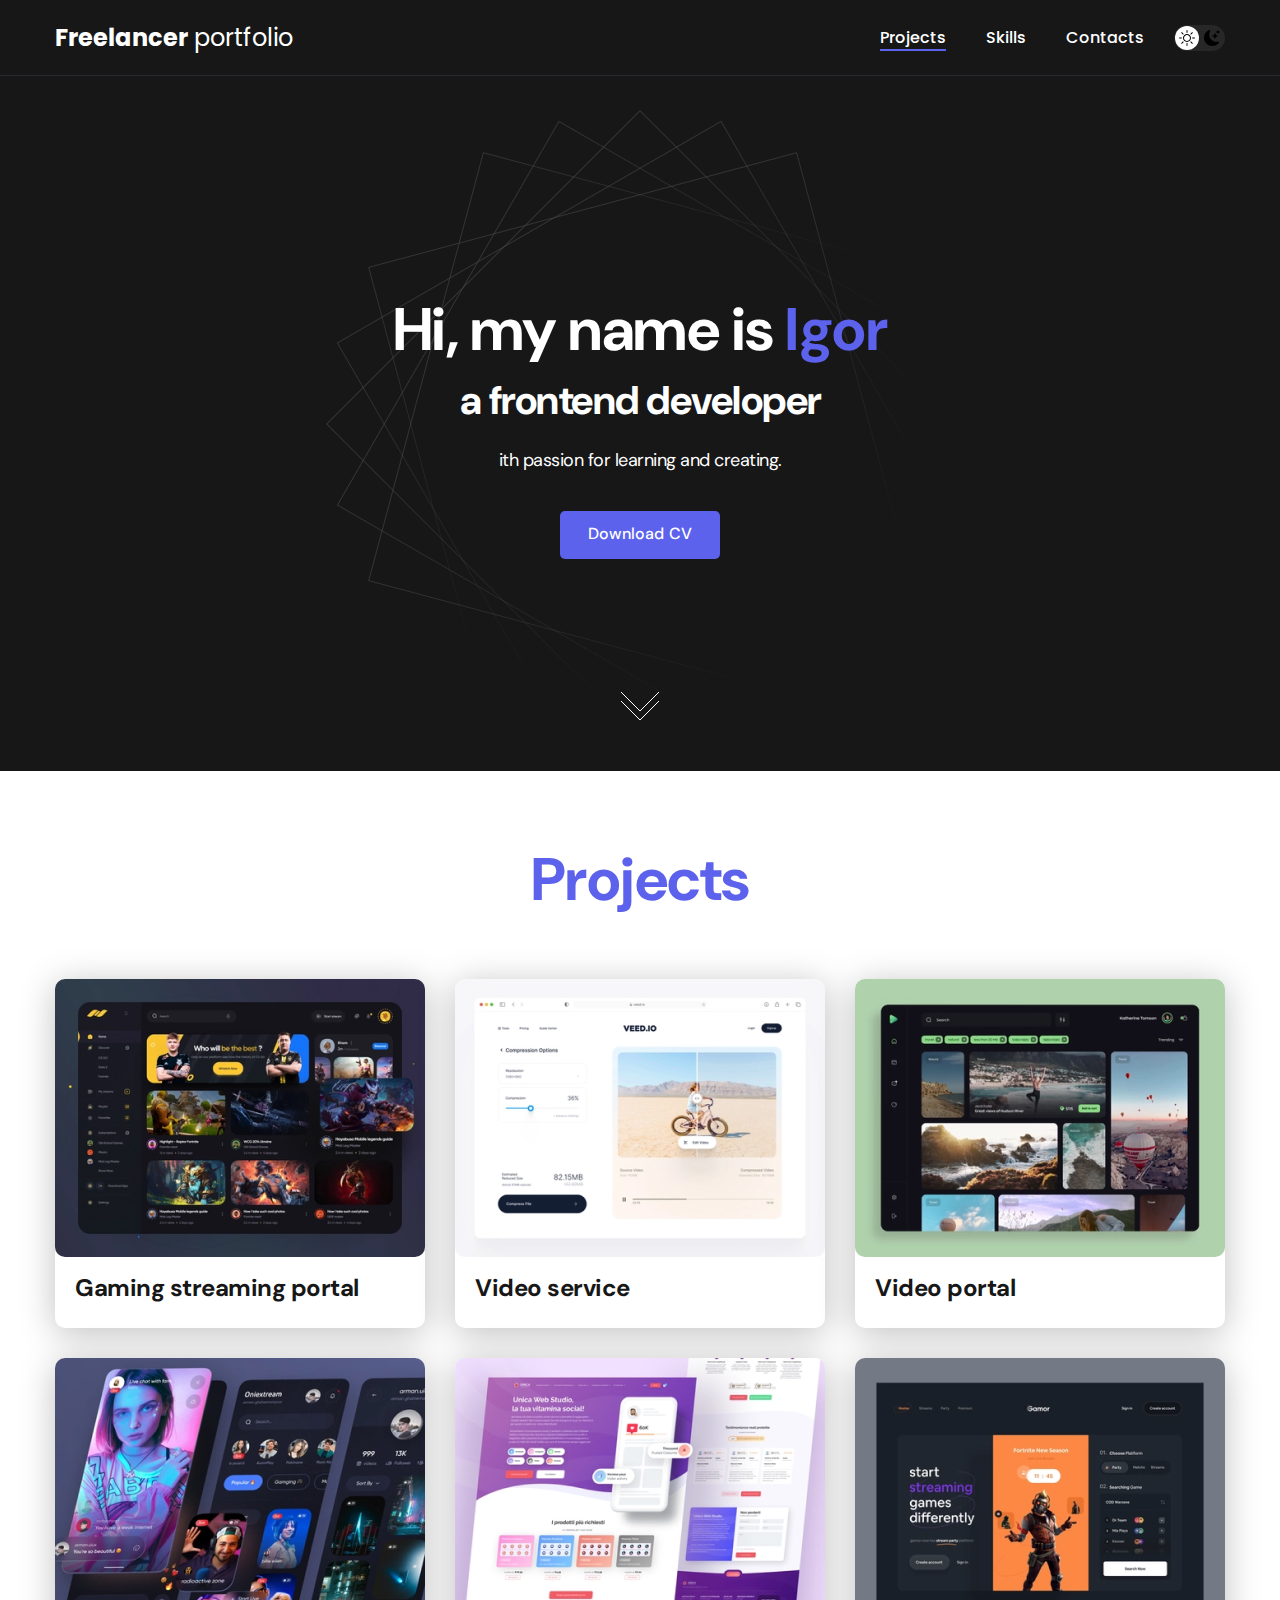
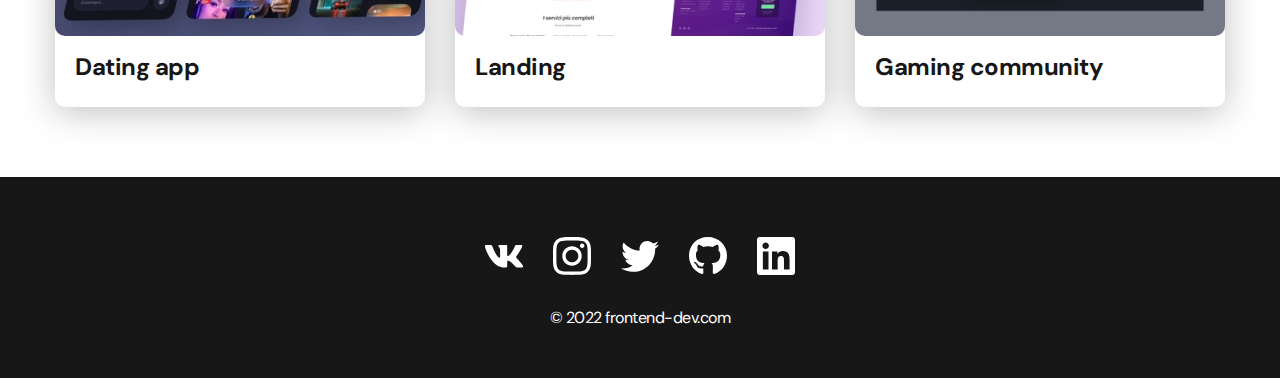
<file: index.html>
<!DOCTYPE html>
<html lang="en">
  <head>
    <meta charset="UTF-8" />
    <meta http-equiv="X-UA-Compatible" content="IE=edge" />
    <meta name="viewport" content="width=device-width, initial-scale=1.0" />
    <title>Freelancer portfolio</title>
    <link rel="stylesheet" href="./css/main.css" />
  </head>
  <body>
    <nav class="nav">
      <div class="container">
        <div class="nav-row">
          <a class="logo" href="./index.html">
            <strong>Freelancer</strong> portfolio
          </a>

          <button class="dark-mode-btn">
            <img
              class="dark-mode-btn__icon"
              src="./img/icons/sun.svg"
              alt="Light mode"
            />
            <img
              class="dark-mode-btn__icon"
              src="./img/icons/moon.svg"
              alt="Dark mode"
            />
          </button>
          <ul class="nav-list">
            <li class="nav-list__item">
              <a
                href="./index.html"
                class="nav-list__link nav-list__link--active"
                >Projects
              </a>
            </li>
            <li class="nav-list__item">
              <a href="./skills.html" class="nav-list__link">Skills</a>
            </li>
            <li class="nav-list__item">
              <a href="./contacts.html" class="nav-list__link">Contacts</a>
            </li>
          </ul>
        </div>
      </div>
    </nav>

    <header class="header">
      <div class="header__wrapper">
        <h1 class="header__title">
          <strong>Hi, my name is <em>Igor</em></strong> <br />a frontend
          developer
        </h1>
        <div class="header__text">
          <p>ith passion for learning and creating.</p>
        </div>
        <a class="btn" href="#!">Download CV</a>
      </div>
      <a class="header__arrows" href="#main">
        <img src="./img/icons/arrow-down.svg" alt="Scroll down" />
      </a>
    </header>

    <main class="section" id="main">
      <div class="container">
        <h2 class="section-title">Projects</h2>
        <ul class="projects">
          <li class="project">
            <a href="./project-page-1.html">
              <img
                class="project__img"
                src="./img/projects/01.jpg"
                alt="Project img"
              />
              <h3 class="project__title">Gaming streaming portal</h3>
            </a>
          </li>
          <li class="project">
            <a href="./project-page-2.html">
              <img
                class="project__img"
                src="./img/projects/02.jpg"
                alt="Project img"
              />
              <h3 class="project__title">Video service</h3>
            </a>
          </li>
          <li class="project">
            <a href="./project-page-3.html">
              <img
                class="project__img"
                src="./img/projects/03.jpg"
                alt="Project img"
              />
              <h3 class="project__title">Video portal</h3>
            </a>
          </li>
          <li class="project">
            <a href="./project-page-4.html">
              <img
                class="project__img"
                src="./img/projects/04.jpg"
                alt="Project img"
              />
              <h3 class="project__title">Dating app</h3>
            </a>
          </li>
          <li class="project">
            <a href="./project-page-5.html">
              <img
                class="project__img"
                src="./img/projects/05.jpg"
                alt="Project img"
              />
              <h3 class="project__title">Landing</h3>
            </a>
          </li>
          <li class="project">
            <a href="./project-page-6.html">
              <img
                class="project__img"
                src="./img/projects/06.jpg"
                alt="Project img"
              />
              <h3 class="project__title">Gaming community</h3>
            </a>
          </li>
        </ul>
      </div>
    </main>

    <footer class="footer">
      <div class="container">
        <div class="footer__wrapper">
          <ul class="social">
            <li class="social__item">
              <a href="#!">
                <img
                  class="img-svg social__item-img"
                  src="./img/icons/vk.svg"
                  alt="Link"
                />
              </a>
            </li>
            <li class="social__item">
              <a href="#!">
                <img
                  class="img-svg social__item-img"
                  src="./img/icons/instagram.svg"
                  alt="Link"
                />
              </a>
            </li>
            <li class="social__item">
              <a href="#!">
                <img
                  class="img-svg social__item-img"
                  src="./img/icons/twitter.svg"
                  alt="Link"
                />
              </a>
            </li>
            <li class="social__item">
              <a href="#!">
                <img
                  class="img-svg social__item-img"
                  src="./img/icons/gitHub.svg"
                  alt="Link"
                />
              </a>
            </li>
            <li class="img-svg social__item">
              <a href="#!">
                <img
                  class="img-svg social__item-img"
                  src="./img/icons/linkedIn.svg"
                  alt="Link"
                />
              </a>
            </li>
          </ul>
          <div class="copyright">
            <p>&copy; 2022 frontend-dev.com</p>
          </div>
        </div>
      </div>
    </footer>
    <script src="https://code.jquery.com/jquery-3.6.3.min.js"></script>
    <script src="./js/main.js"></script>
  </body>
</html>
</file>
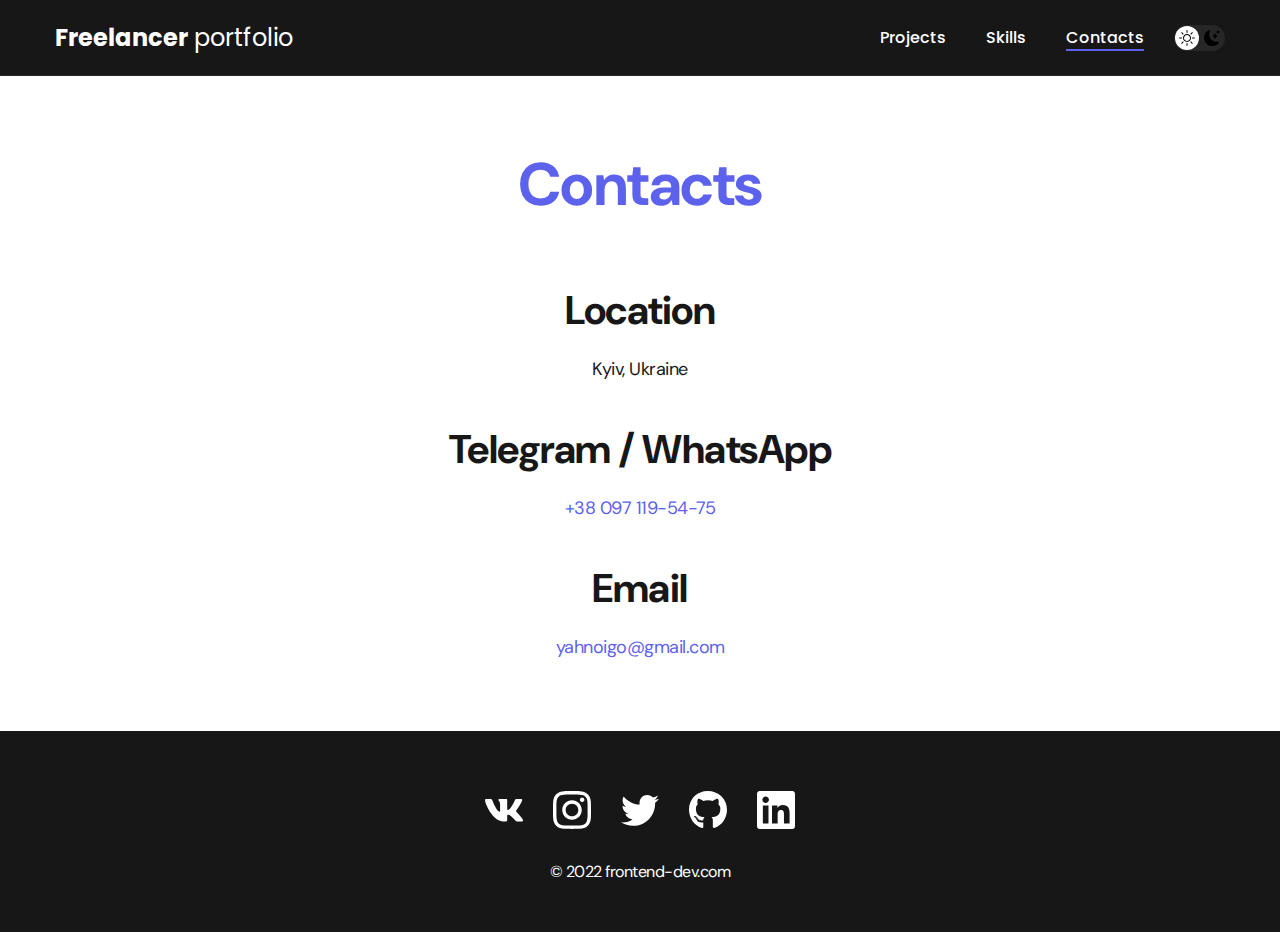
<file: contacts.html>
<!DOCTYPE html>
<html lang="en">
  <head>
    <meta charset="UTF-8" />
    <meta http-equiv="X-UA-Compatible" content="IE=edge" />
    <meta name="viewport" content="width=device-width, initial-scale=1.0" />
    <title>Freelancer portfolio</title>
    <link rel="stylesheet" href="./css/main.css" />
  </head>
  <body>
    <nav class="nav">
      <div class="container">
        <div class="nav-row">
          <a class="logo" href="./index.html">
            <strong>Freelancer</strong> portfolio
          </a>

          <button class="dark-mode-btn">
            <img
              class="dark-mode-btn__icon"
              src="./img/icons/sun.svg"
              alt="Light mode"
            />
            <img
              class="dark-mode-btn__icon"
              src="./img/icons/moon.svg"
              alt="Dark mode"
            />
          </button>
          <ul class="nav-list">
            <li class="nav-list__item">
              <a href="./index.html" class="nav-list__link">Projects </a>
            </li>
            <li class="nav-list__item">
              <a href="./skills.html" class="nav-list__link">Skills </a>
            </li>
            <li class="nav-list__item">
              <a
                href="./contacts.html"
                class="nav-list__link nav-list__link--active"
                >Contacts
              </a>
            </li>
          </ul>
        </div>
      </div>
    </nav>

    <main class="section">
      <div class="container">
        <h1 class="section-title">Contacts</h1>
        <ul class="content-list">
          <li class="content-list__item">
            <h2 class="content-title">Location</h2>
            <p>Kyiv, Ukraine</p>
          </li>
          <li class="content-list__item">
            <h2 class="content-title">Telegram / WhatsApp</h2>
            <p><a href="tel:+380971195475">+38 097 119-54-75</a></p>
          </li>
          <li class="content-list__item">
            <h2 class="content-title">Email</h2>
            <p><a href="mailto:yahnoigo@gmail.com">yahnoigo@gmail.com</a></p>
          </li>
        </ul>
      </div>
    </main>
    <footer class="footer">
      <div class="container">
        <div class="footer__wrapper">
          <ul class="social">
            <li class="social__item">
              <a href="#!">
                <img
                  class="img-svg social__item-img"
                  src="./img/icons/vk.svg"
                  alt="Link"
                />
              </a>
            </li>
            <li class="social__item">
              <a href="#!">
                <img
                  class="img-svg social__item-img"
                  src="./img/icons/instagram.svg"
                  alt="Link"
                />
              </a>
            </li>
            <li class="social__item">
              <a href="#!">
                <img
                  class="img-svg social__item-img"
                  src="./img/icons/twitter.svg"
                  alt="Link"
                />
              </a>
            </li>
            <li class="social__item">
              <a href="#!">
                <img
                  class="img-svg social__item-img"
                  src="./img/icons/gitHub.svg"
                  alt="Link"
                />
              </a>
            </li>
            <li class="img-svg social__item">
              <a href="#!">
                <img
                  class="img-svg social__item-img"
                  src="./img/icons/linkedIn.svg"
                  alt="Link"
                />
              </a>
            </li>
          </ul>
          <div class="copyright">
            <p>&copy; 2022 frontend-dev.com</p>
          </div>
        </div>
      </div>
    </footer>
    <script src="https://code.jquery.com/jquery-3.6.3.min.js"></script>
    <script src="./js/main.js"></script>
  </body>
</html>
</file>
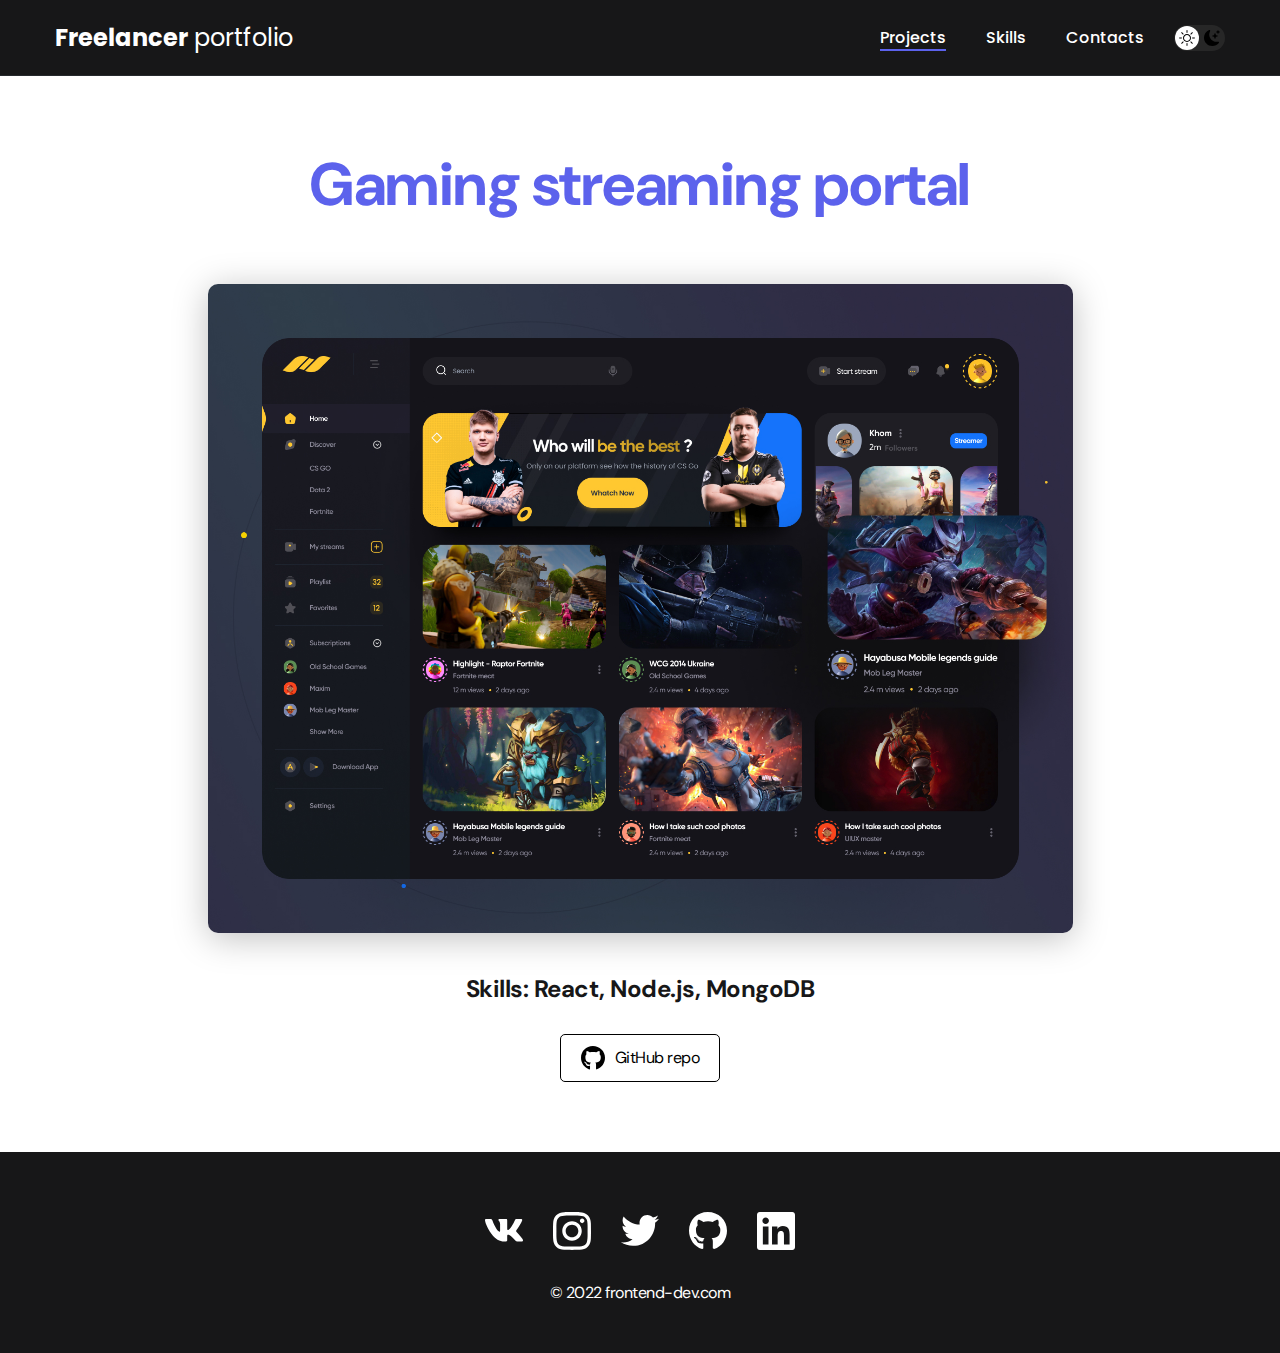
<file: project-page-1.html>
<!DOCTYPE html>
<html lang="en">
  <head>
    <meta charset="UTF-8" />
    <meta http-equiv="X-UA-Compatible" content="IE=edge" />
    <meta name="viewport" content="width=device-width, initial-scale=1.0" />
    <title>Freelancer portfolio</title>
    <link rel="stylesheet" href="./css/main.css" />
  </head>
  <body>
    <nav class="nav">
      <div class="container">
        <div class="nav-row">
          <a class="logo" href="./index.html">
            <strong>Freelancer</strong> portfolio
          </a>

          <button class="dark-mode-btn">
            <img
              class="dark-mode-btn__icon"
              src="./img/icons/sun.svg"
              alt="Light mode"
            />
            <img
              class="dark-mode-btn__icon"
              src="./img/icons/moon.svg"
              alt="Dark mode"
            />
          </button>
          <ul class="nav-list">
            <li class="nav-list__item">
              <a
                href="./index.html"
                class="nav-list__link nav-list__link--active"
                >Projects
              </a>
            </li>
            <li class="nav-list__item">
              <a href="./skills.html" class="nav-list__link">Skills</a>
            </li>
            <li class="nav-list__item">
              <a href="./contacts.html" class="nav-list__link">Contacts</a>
            </li>
          </ul>
        </div>
      </div>
    </nav>

    <main class="section">
      <div class="container">
        <div class="project-details">
          <h1 class="section-title">Gaming streaming portal</h1>
          <img
            class="project-details__cover"
            src="./img/projects/01-big.jpg"
            alt="project"
          />

          <div class="project-details__desc">
            <p>Skills: React, Node.js, MongoDB</p>
          </div>
          <a class="btn-outline" href="#!">
            <img src="./img/icons/gitHub-black.svg" alt="btn-outline" />
            GitHub repo
          </a>
        </div>
      </div>
    </main>

    <footer class="footer">
      <div class="container">
        <div class="footer__wrapper">
          <ul class="social">
            <li class="social__item">
              <a href="#!">
                <img
                  class="img-svg social__item-img"
                  src="./img/icons/vk.svg"
                  alt="Link"
                />
              </a>
            </li>
            <li class="social__item">
              <a href="#!">
                <img
                  class="img-svg social__item-img"
                  src="./img/icons/instagram.svg"
                  alt="Link"
                />
              </a>
            </li>
            <li class="social__item">
              <a href="#!">
                <img
                  class="img-svg social__item-img"
                  src="./img/icons/twitter.svg"
                  alt="Link"
                />
              </a>
            </li>
            <li class="social__item">
              <a href="#!">
                <img
                  class="img-svg social__item-img"
                  src="./img/icons/gitHub.svg"
                  alt="Link"
                />
              </a>
            </li>
            <li class="img-svg social__item">
              <a href="#!">
                <img
                  class="img-svg social__item-img"
                  src="./img/icons/linkedIn.svg"
                  alt="Link"
                />
              </a>
            </li>
          </ul>
          <div class="copyright">
            <p>&copy; 2022 frontend-dev.com</p>
          </div>
        </div>
      </div>
    </footer>

    <script src="https://code.jquery.com/jquery-3.6.3.min.js"></script>
    <script src="./js/main.js"></script>
  </body>
</html>
</file>
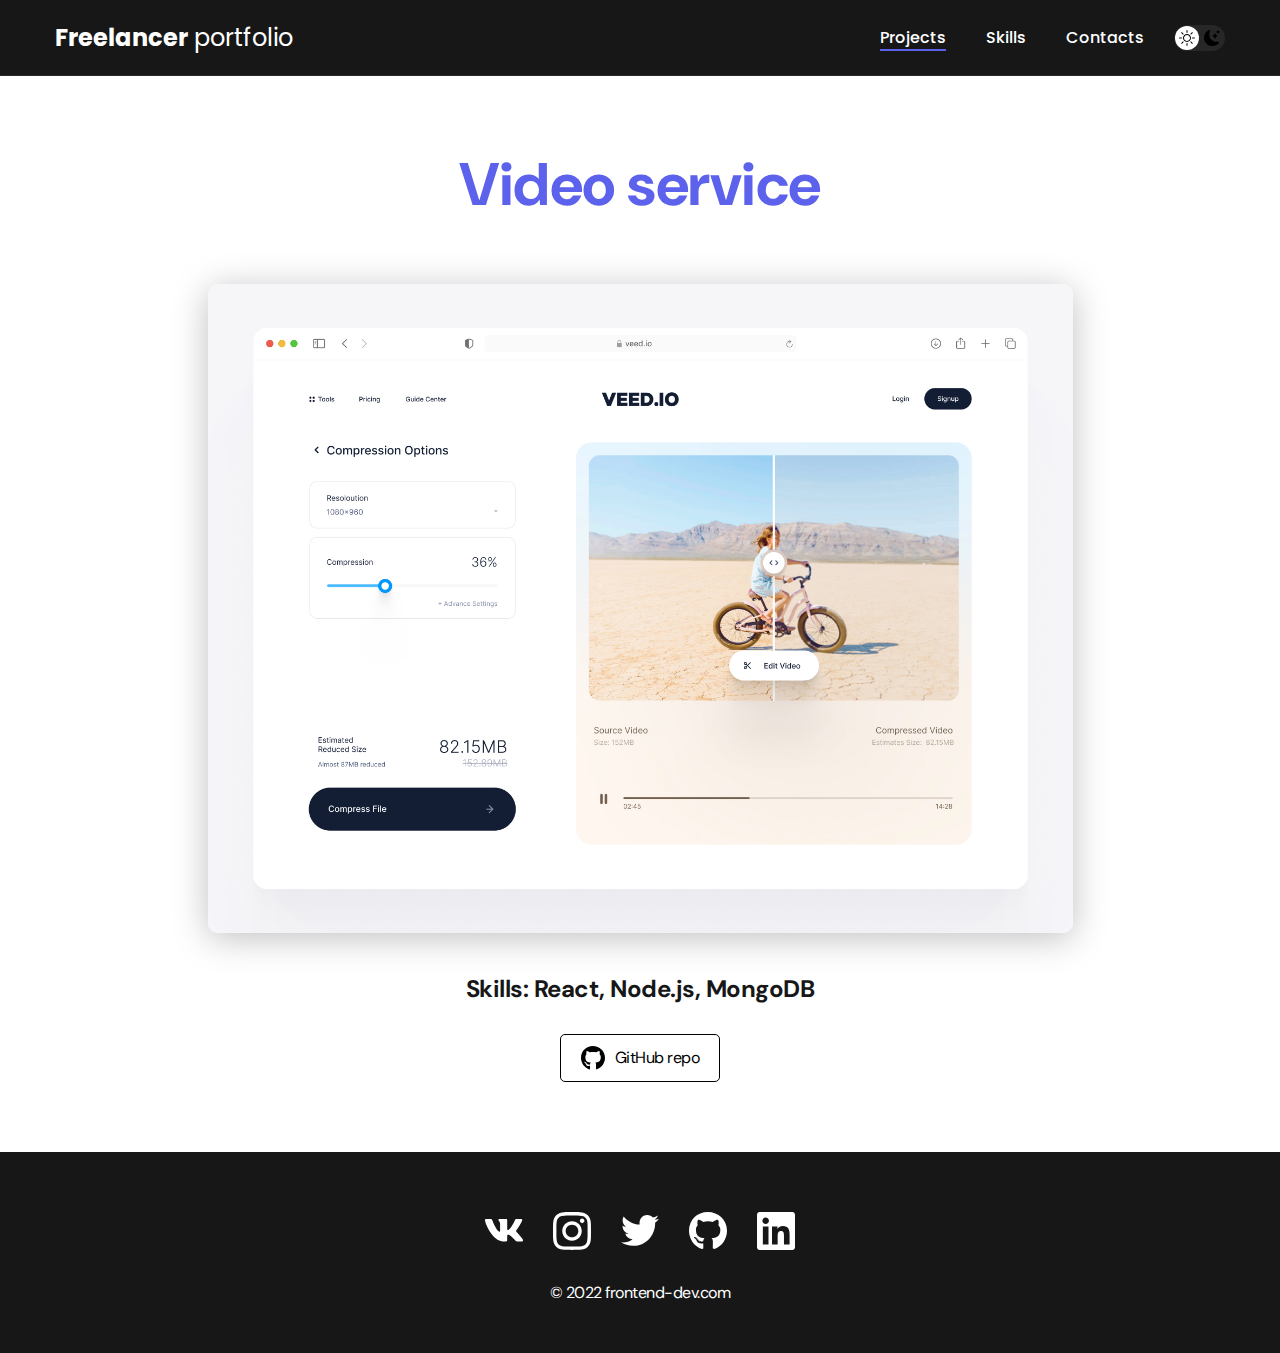
<file: project-page-2.html>
<!DOCTYPE html>
<html lang="en">
  <head>
    <meta charset="UTF-8" />
    <meta http-equiv="X-UA-Compatible" content="IE=edge" />
    <meta name="viewport" content="width=device-width, initial-scale=1.0" />
    <title>Freelancer portfolio</title>
    <link rel="stylesheet" href="./css/main.css" />
  </head>
  <body>
    <nav class="nav">
      <div class="container">
        <div class="nav-row">
          <a class="logo" href="./index.html">
            <strong>Freelancer</strong> portfolio
          </a>

          <button class="dark-mode-btn">
            <img
              class="dark-mode-btn__icon"
              src="./img/icons/sun.svg"
              alt="Light mode"
            />
            <img
              class="dark-mode-btn__icon"
              src="./img/icons/moon.svg"
              alt="Dark mode"
            />
          </button>
          <ul class="nav-list">
            <li class="nav-list__item">
              <a
                href="./index.html"
                class="nav-list__link nav-list__link--active"
                >Projects
              </a>
            </li>
            <li class="nav-list__item">
              <a href="./skills.html" class="nav-list__link">Skills</a>
            </li>
            <li class="nav-list__item">
              <a href="./contacts.html" class="nav-list__link">Contacts</a>
            </li>
          </ul>
        </div>
      </div>
    </nav>

    <main class="section">
      <div class="container">
        <div class="project-details">
          <h1 class="section-title">Video service</h1>
          <img
            class="project-details__cover"
            src="./img/projects/02-big.jpg"
            alt="project"
          />

          <div class="project-details__desc">
            <p>Skills: React, Node.js, MongoDB</p>
          </div>
          <a class="btn-outline" href="#!">
            <img src="./img/icons/gitHub-black.svg" alt="btn-outline" />
            GitHub repo
          </a>
        </div>
      </div>
    </main>
    <footer class="footer">
      <div class="container">
        <div class="footer__wrapper">
          <ul class="social">
            <li class="social__item">
              <a href="#!">
                <img
                  class="img-svg social__item-img"
                  src="./img/icons/vk.svg"
                  alt="Link"
                />
              </a>
            </li>
            <li class="social__item">
              <a href="#!">
                <img
                  class="img-svg social__item-img"
                  src="./img/icons/instagram.svg"
                  alt="Link"
                />
              </a>
            </li>
            <li class="social__item">
              <a href="#!">
                <img
                  class="img-svg social__item-img"
                  src="./img/icons/twitter.svg"
                  alt="Link"
                />
              </a>
            </li>
            <li class="social__item">
              <a href="#!">
                <img
                  class="img-svg social__item-img"
                  src="./img/icons/gitHub.svg"
                  alt="Link"
                />
              </a>
            </li>
            <li class="img-svg social__item">
              <a href="#!">
                <img
                  class="img-svg social__item-img"
                  src="./img/icons/linkedIn.svg"
                  alt="Link"
                />
              </a>
            </li>
          </ul>
          <div class="copyright">
            <p>&copy; 2022 frontend-dev.com</p>
          </div>
        </div>
      </div>
    </footer>

    <script src="https://code.jquery.com/jquery-3.6.3.min.js"></script>
    <script src="./js/main.js"></script>
  </body>
</html>
</file>
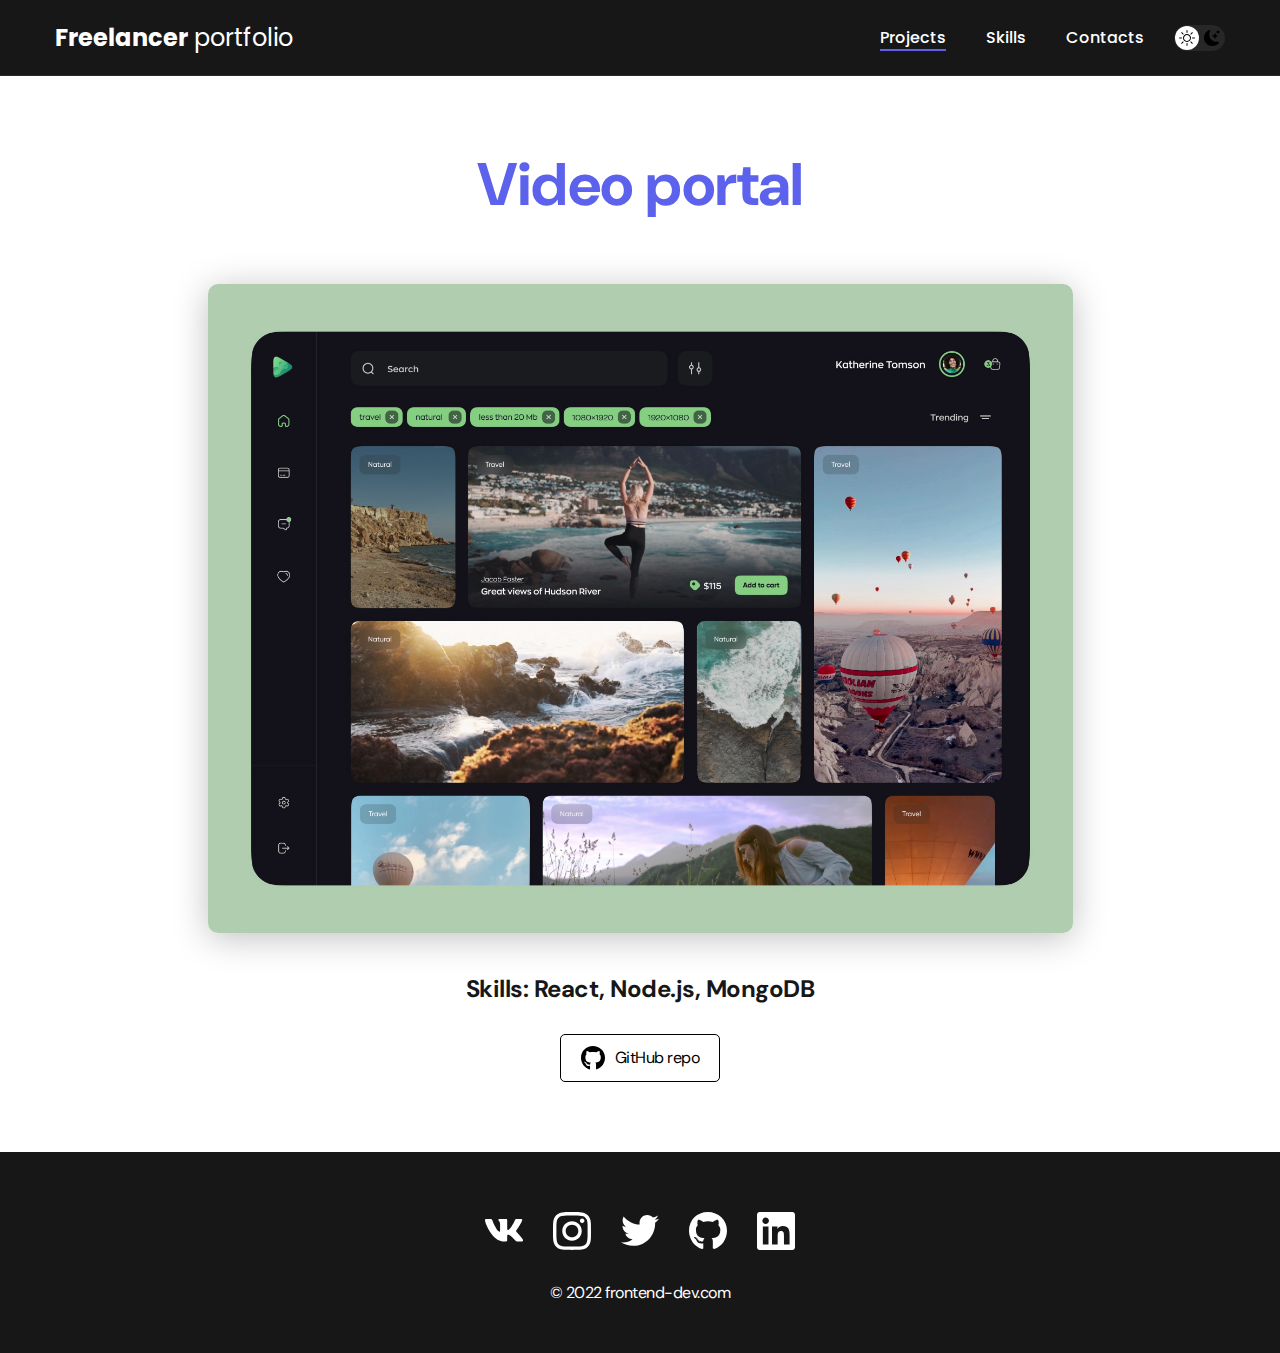
<file: project-page-3.html>
<!DOCTYPE html>
<html lang="en">
  <head>
    <meta charset="UTF-8" />
    <meta http-equiv="X-UA-Compatible" content="IE=edge" />
    <meta name="viewport" content="width=device-width, initial-scale=1.0" />
    <title>Freelancer portfolio</title>
    <link rel="stylesheet" href="./css/main.css" />
  </head>
  <body>
    <nav class="nav">
      <div class="container">
        <div class="nav-row">
          <a class="logo" href="./index.html">
            <strong>Freelancer</strong> portfolio
          </a>

          <button class="dark-mode-btn">
            <img
              class="dark-mode-btn__icon"
              src="./img/icons/sun.svg"
              alt="Light mode"
            />
            <img
              class="dark-mode-btn__icon"
              src="./img/icons/moon.svg"
              alt="Dark mode"
            />
          </button>
          <ul class="nav-list">
            <li class="nav-list__item">
              <a
                href="./index.html"
                class="nav-list__link nav-list__link--active"
                >Projects
              </a>
            </li>
            <li class="nav-list__item">
              <a href="./skills.html" class="nav-list__link">Skills</a>
            </li>
            <li class="nav-list__item">
              <a href="./contacts.html" class="nav-list__link">Contacts</a>
            </li>
          </ul>
        </div>
      </div>
    </nav>

    <main class="section">
      <div class="container">
        <div class="project-details">
          <h1 class="section-title">Video portal</h1>
          <img
            class="project-details__cover"
            src="./img/projects/03-big.jpg"
            alt="project"
          />

          <div class="project-details__desc">
            <p>Skills: React, Node.js, MongoDB</p>
          </div>
          <a class="btn-outline" href="#!">
            <img src="./img/icons/gitHub-black.svg" alt="btn-outline" />
            GitHub repo
          </a>
        </div>
      </div>
    </main>
    <footer class="footer">
      <div class="container">
        <div class="footer__wrapper">
          <ul class="social">
            <li class="social__item">
              <a href="#!">
                <img
                  class="img-svg social__item-img"
                  src="./img/icons/vk.svg"
                  alt="Link"
                />
              </a>
            </li>
            <li class="social__item">
              <a href="#!">
                <img
                  class="img-svg social__item-img"
                  src="./img/icons/instagram.svg"
                  alt="Link"
                />
              </a>
            </li>
            <li class="social__item">
              <a href="#!">
                <img
                  class="img-svg social__item-img"
                  src="./img/icons/twitter.svg"
                  alt="Link"
                />
              </a>
            </li>
            <li class="social__item">
              <a href="#!">
                <img
                  class="img-svg social__item-img"
                  src="./img/icons/gitHub.svg"
                  alt="Link"
                />
              </a>
            </li>
            <li class="img-svg social__item">
              <a href="#!">
                <img
                  class="img-svg social__item-img"
                  src="./img/icons/linkedIn.svg"
                  alt="Link"
                />
              </a>
            </li>
          </ul>
          <div class="copyright">
            <p>&copy; 2022 frontend-dev.com</p>
          </div>
        </div>
      </div>
    </footer>

    <script src="https://code.jquery.com/jquery-3.6.3.min.js"></script>
    <script src="./js/main.js"></script>
  </body>
</html>
</file>
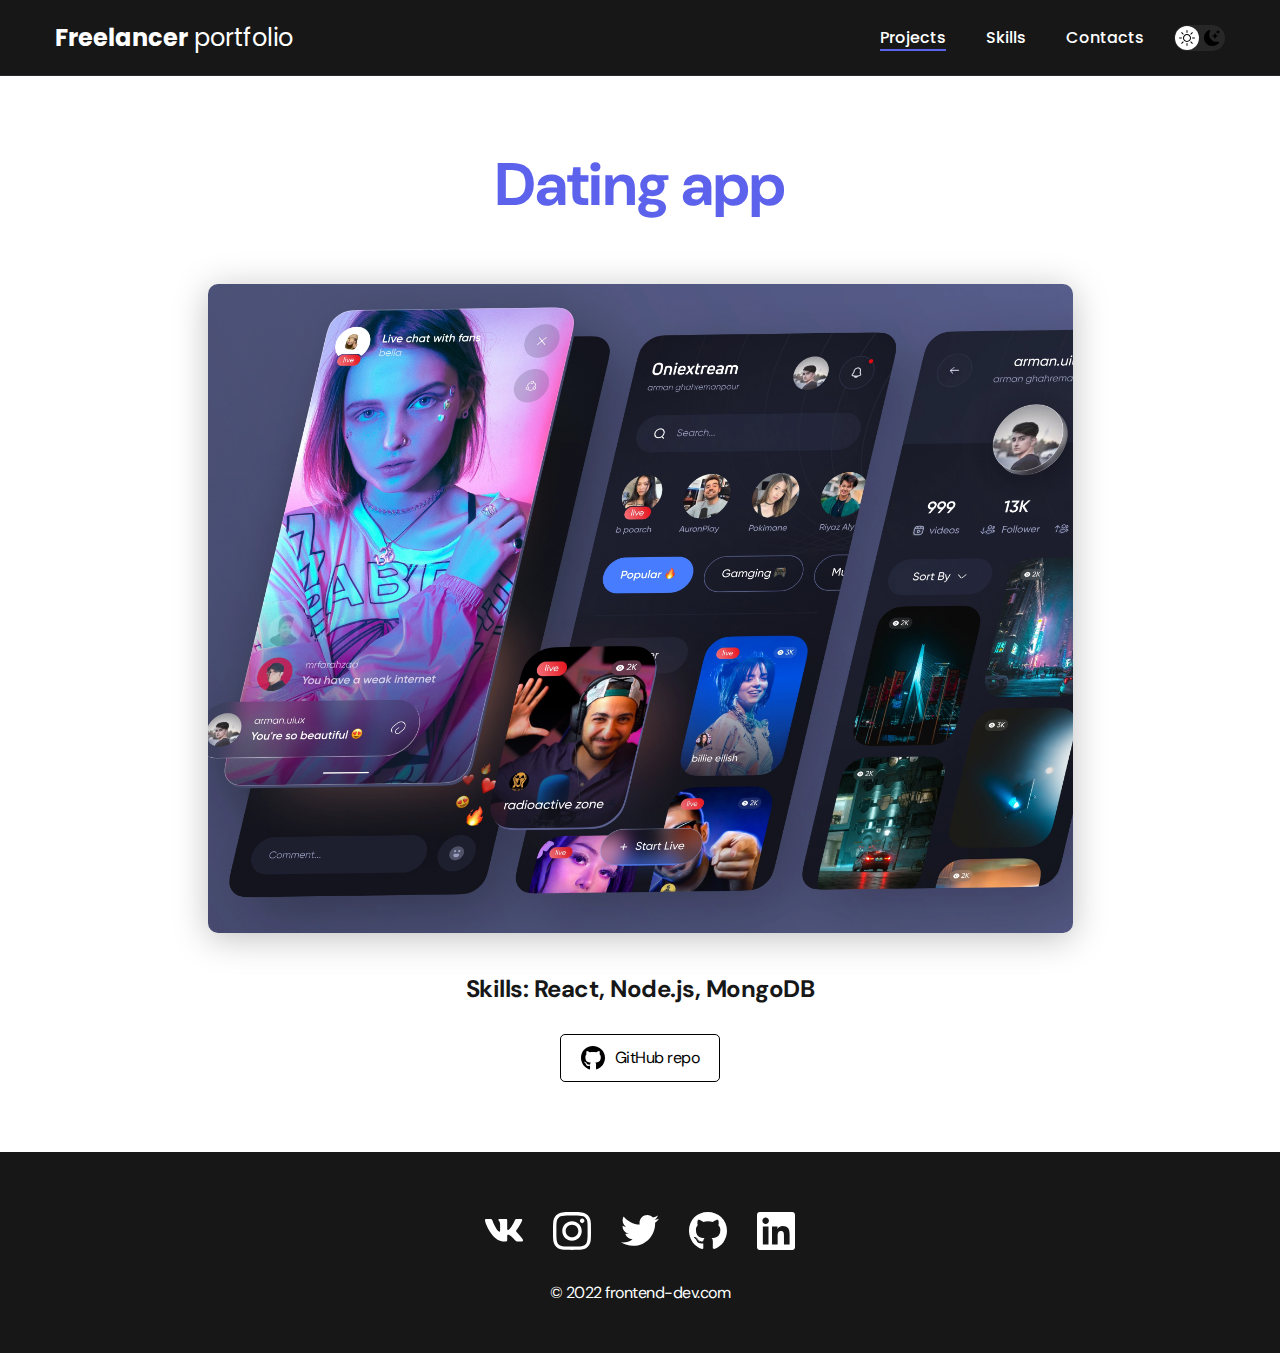
<file: project-page-4.html>
<!DOCTYPE html>
<html lang="en">
  <head>
    <meta charset="UTF-8" />
    <meta http-equiv="X-UA-Compatible" content="IE=edge" />
    <meta name="viewport" content="width=device-width, initial-scale=1.0" />
    <title>Freelancer portfolio</title>
    <link rel="stylesheet" href="./css/main.css" />
  </head>
  <body>
    <nav class="nav">
      <div class="container">
        <div class="nav-row">
          <a class="logo" href="./index.html">
            <strong>Freelancer</strong> portfolio
          </a>

          <button class="dark-mode-btn">
            <img
              class="dark-mode-btn__icon"
              src="./img/icons/sun.svg"
              alt="Light mode"
            />
            <img
              class="dark-mode-btn__icon"
              src="./img/icons/moon.svg"
              alt="Dark mode"
            />
          </button>
          <ul class="nav-list">
            <li class="nav-list__item">
              <a
                href="./index.html"
                class="nav-list__link nav-list__link--active"
                >Projects
              </a>
            </li>
            <li class="nav-list__item">
              <a href="./skills.html" class="nav-list__link">Skills</a>
            </li>
            <li class="nav-list__item">
              <a href="./contacts.html" class="nav-list__link">Contacts</a>
            </li>
          </ul>
        </div>
      </div>
    </nav>

    <main class="section">
      <div class="container">
        <div class="project-details">
          <h1 class="section-title">Dating app</h1>
          <img
            class="project-details__cover"
            src="./img/projects/04-big.jpg"
            alt="project"
          />

          <div class="project-details__desc">
            <p>Skills: React, Node.js, MongoDB</p>
          </div>
          <a class="btn-outline" href="#!">
            <img src="./img/icons/gitHub-black.svg" alt="btn-outline" />
            GitHub repo
          </a>
        </div>
      </div>
    </main>

    <footer class="footer">
      <div class="container">
        <div class="footer__wrapper">
          <ul class="social">
            <li class="social__item">
              <a href="#!">
                <img
                  class="img-svg social__item-img"
                  src="./img/icons/vk.svg"
                  alt="Link"
                />
              </a>
            </li>
            <li class="social__item">
              <a href="#!">
                <img
                  class="img-svg social__item-img"
                  src="./img/icons/instagram.svg"
                  alt="Link"
                />
              </a>
            </li>
            <li class="social__item">
              <a href="#!">
                <img
                  class="img-svg social__item-img"
                  src="./img/icons/twitter.svg"
                  alt="Link"
                />
              </a>
            </li>
            <li class="social__item">
              <a href="#!">
                <img
                  class="img-svg social__item-img"
                  src="./img/icons/gitHub.svg"
                  alt="Link"
                />
              </a>
            </li>
            <li class="img-svg social__item">
              <a href="#!">
                <img
                  class="img-svg social__item-img"
                  src="./img/icons/linkedIn.svg"
                  alt="Link"
                />
              </a>
            </li>
          </ul>
          <div class="copyright">
            <p>&copy; 2022 frontend-dev.com</p>
          </div>
        </div>
      </div>
    </footer>

    <script src="https://code.jquery.com/jquery-3.6.3.min.js"></script>
    <script src="./js/main.js"></script>
  </body>
</html>
</file>
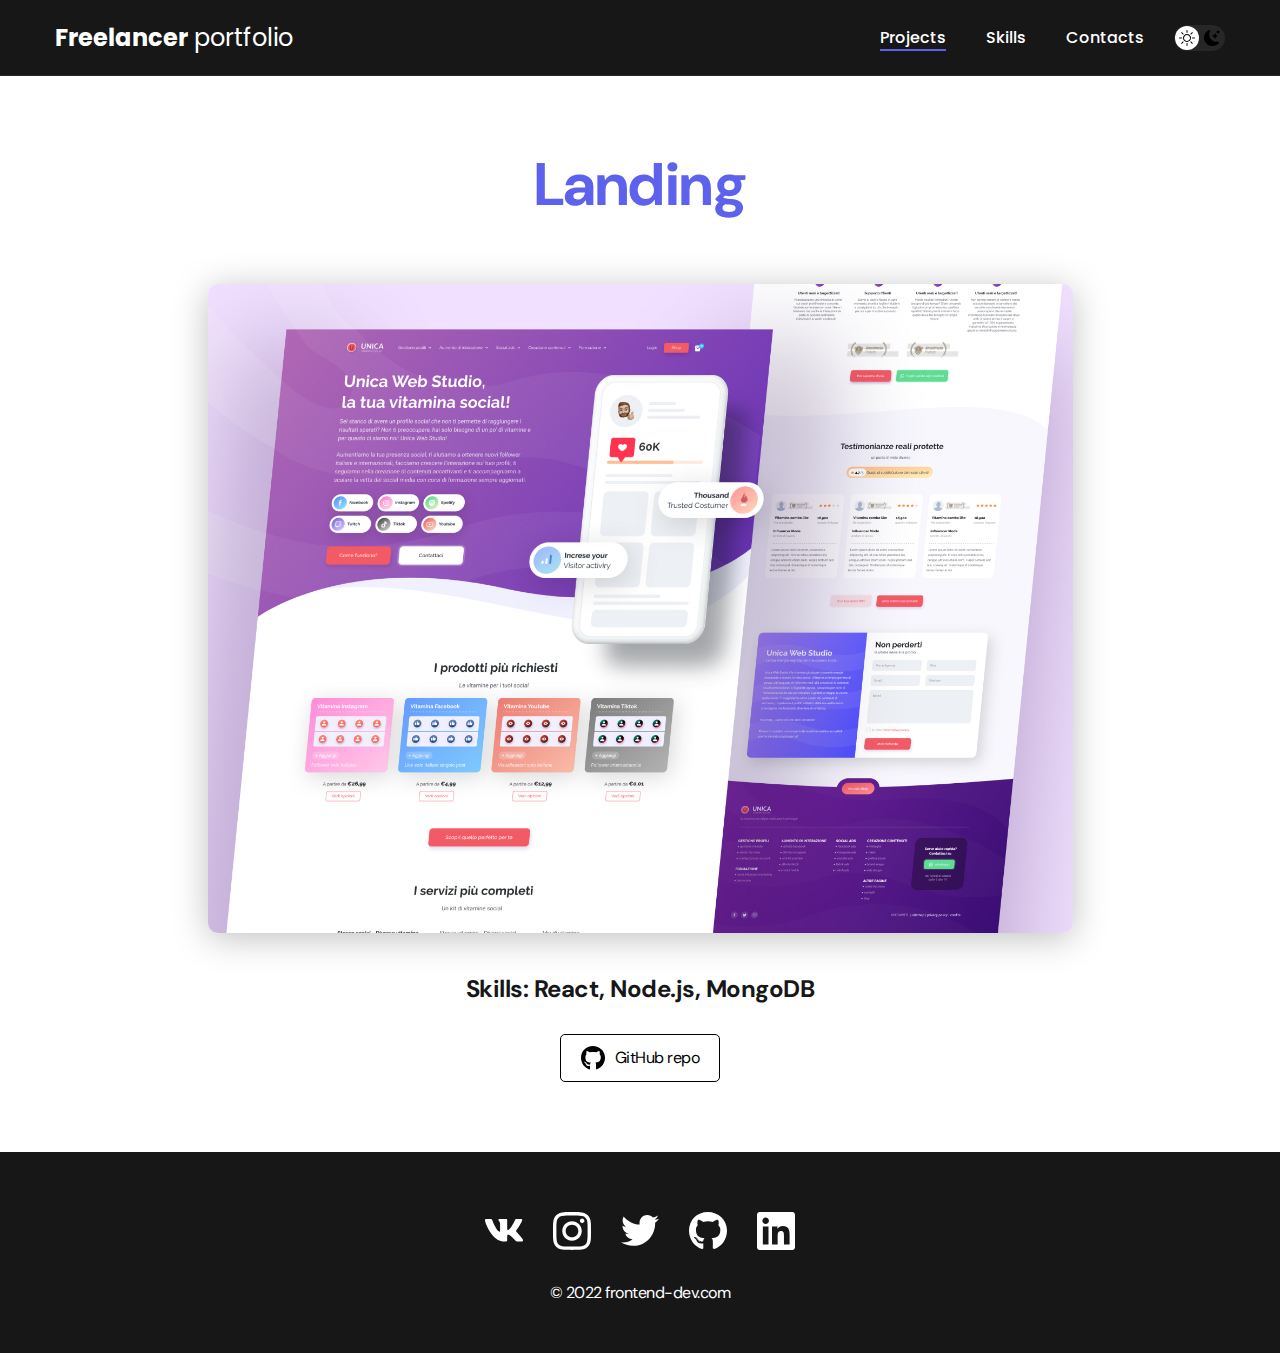
<file: project-page-5.html>
<!DOCTYPE html>
<html lang="en">
  <head>
    <meta charset="UTF-8" />
    <meta http-equiv="X-UA-Compatible" content="IE=edge" />
    <meta name="viewport" content="width=device-width, initial-scale=1.0" />
    <title>Freelancer portfolio</title>
    <link rel="stylesheet" href="./css/main.css" />
  </head>
  <body>
    <nav class="nav">
      <div class="container">
        <div class="nav-row">
          <a class="logo" href="./index.html">
            <strong>Freelancer</strong> portfolio
          </a>

          <button class="dark-mode-btn">
            <img
              class="dark-mode-btn__icon"
              src="./img/icons/sun.svg"
              alt="Light mode"
            />
            <img
              class="dark-mode-btn__icon"
              src="./img/icons/moon.svg"
              alt="Dark mode"
            />
          </button>
          <ul class="nav-list">
            <li class="nav-list__item">
              <a
                href="./index.html"
                class="nav-list__link nav-list__link--active"
                >Projects
              </a>
            </li>
            <li class="nav-list__item">
              <a href="./skills.html" class="nav-list__link">Skills</a>
            </li>
            <li class="nav-list__item">
              <a href="./contacts.html" class="nav-list__link">Contacts</a>
            </li>
          </ul>
        </div>
      </div>
    </nav>

    <main class="section">
      <div class="container">
        <div class="project-details">
          <h1 class="section-title">Landing</h1>
          <img
            class="project-details__cover"
            src="./img/projects/05-big.jpg"
            alt="project"
          />

          <div class="project-details__desc">
            <p>Skills: React, Node.js, MongoDB</p>
          </div>
          <a class="btn-outline" href="#!">
            <img src="./img/icons/gitHub-black.svg" alt="btn-outline" />
            GitHub repo
          </a>
        </div>
      </div>
    </main>

    <footer class="footer">
      <div class="container">
        <div class="footer__wrapper">
          <ul class="social">
            <li class="social__item">
              <a href="#!">
                <img
                  class="img-svg social__item-img"
                  src="./img/icons/vk.svg"
                  alt="Link"
                />
              </a>
            </li>
            <li class="social__item">
              <a href="#!">
                <img
                  class="img-svg social__item-img"
                  src="./img/icons/instagram.svg"
                  alt="Link"
                />
              </a>
            </li>
            <li class="social__item">
              <a href="#!">
                <img
                  class="img-svg social__item-img"
                  src="./img/icons/twitter.svg"
                  alt="Link"
                />
              </a>
            </li>
            <li class="social__item">
              <a href="#!">
                <img
                  class="img-svg social__item-img"
                  src="./img/icons/gitHub.svg"
                  alt="Link"
                />
              </a>
            </li>
            <li class="img-svg social__item">
              <a href="#!">
                <img
                  class="img-svg social__item-img"
                  src="./img/icons/linkedIn.svg"
                  alt="Link"
                />
              </a>
            </li>
          </ul>
          <div class="copyright">
            <p>&copy; 2022 frontend-dev.com</p>
          </div>
        </div>
      </div>
    </footer>

    <script src="https://code.jquery.com/jquery-3.6.3.min.js"></script>
    <script src="./js/main.js"></script>
  </body>
</html>
</file>
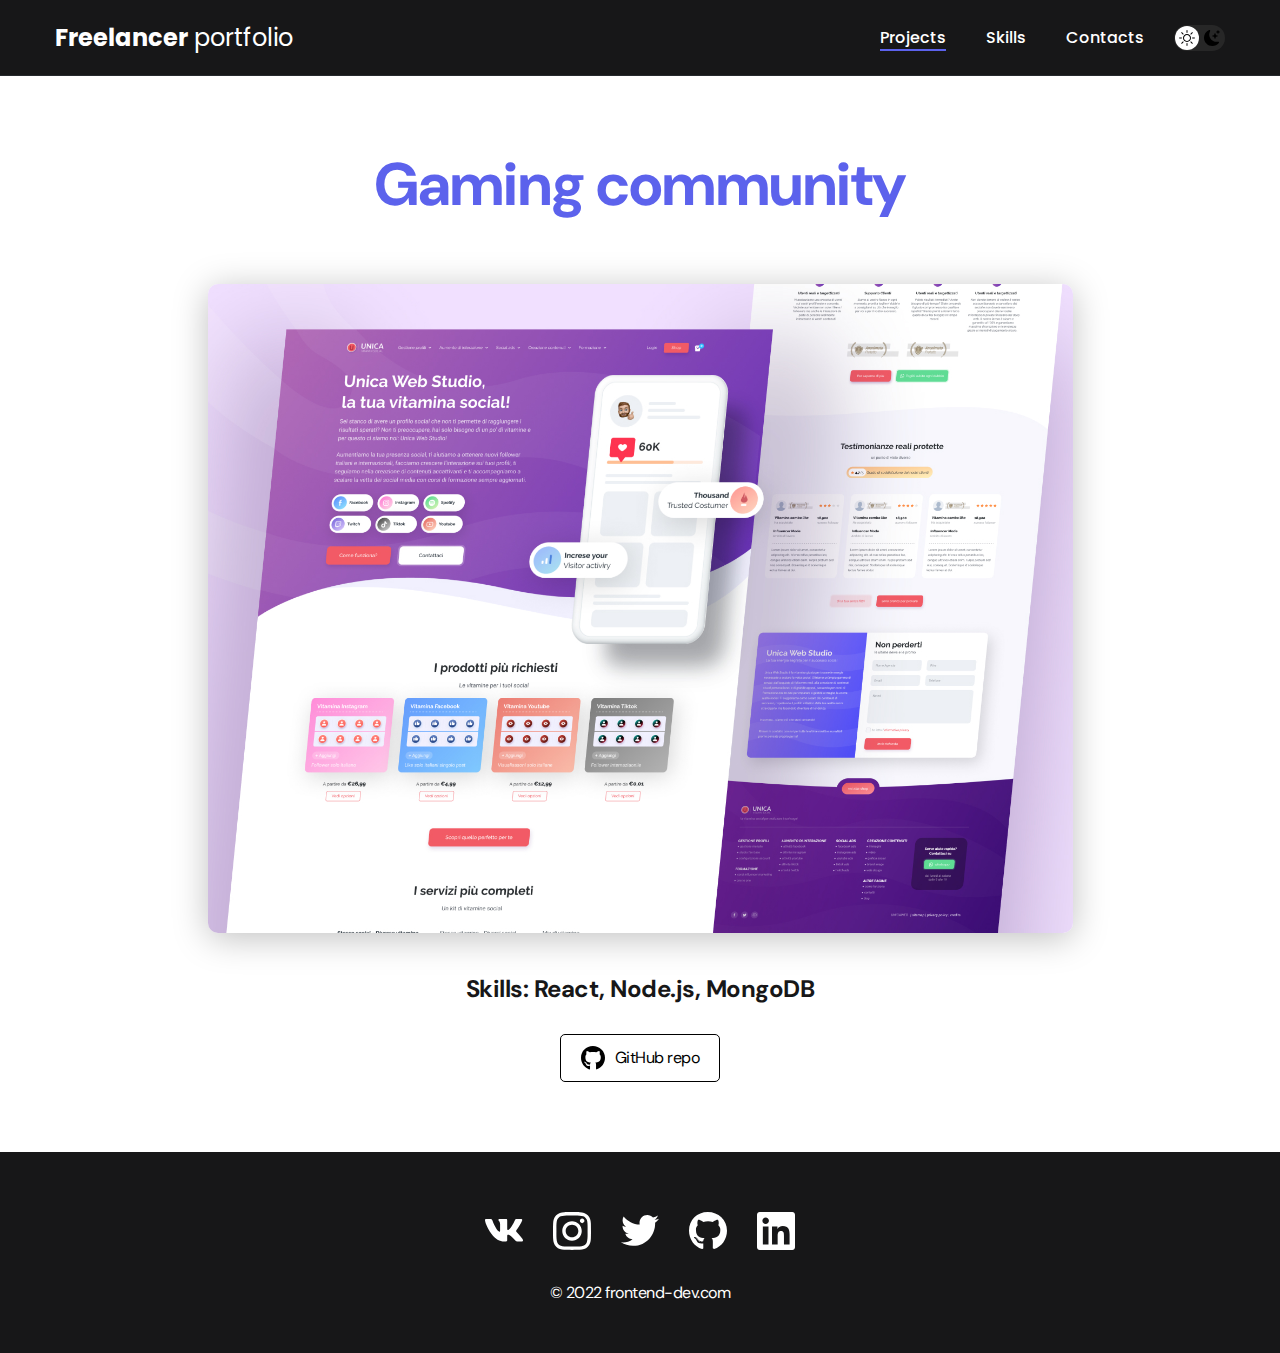
<file: project-page-6.html>
<!DOCTYPE html>
<html lang="en">
  <head>
    <meta charset="UTF-8" />
    <meta http-equiv="X-UA-Compatible" content="IE=edge" />
    <meta name="viewport" content="width=device-width, initial-scale=1.0" />
    <title>Freelancer portfolio</title>
    <link rel="stylesheet" href="./css/main.css" />
  </head>
  <body>
    <nav class="nav">
      <div class="container">
        <div class="nav-row">
          <a class="logo" href="./index.html">
            <strong>Freelancer</strong> portfolio
          </a>

          <button class="dark-mode-btn">
            <img
              class="dark-mode-btn__icon"
              src="./img/icons/sun.svg"
              alt="Light mode"
            />
            <img
              class="dark-mode-btn__icon"
              src="./img/icons/moon.svg"
              alt="Dark mode"
            />
          </button>
          <ul class="nav-list">
            <li class="nav-list__item">
              <a
                href="./index.html"
                class="nav-list__link nav-list__link--active"
                >Projects
              </a>
            </li>
            <li class="nav-list__item">
              <a href="./skills.html" class="nav-list__link">Skills</a>
            </li>
            <li class="nav-list__item">
              <a href="./contacts.html" class="nav-list__link">Contacts</a>
            </li>
          </ul>
        </div>
      </div>
    </nav>

    <main class="section">
      <div class="container">
        <div class="project-details">
          <h1 class="section-title">Gaming community</h1>
          <img
            class="project-details__cover"
            src="./img/projects/05-big.jpg"
            alt="project"
          />

          <div class="project-details__desc">
            <p>Skills: React, Node.js, MongoDB</p>
          </div>
          <a class="btn-outline" href="#!">
            <img src="./img/icons/gitHub-black.svg" alt="btn-outline" />
            GitHub repo
          </a>
        </div>
      </div>
    </main>

    <footer class="footer">
      <div class="container">
        <div class="footer__wrapper">
          <ul class="social">
            <li class="social__item">
              <a href="#!">
                <img
                  class="img-svg social__item-img"
                  src="./img/icons/vk.svg"
                  alt="Link"
                />
              </a>
            </li>
            <li class="social__item">
              <a href="#!">
                <img
                  class="img-svg social__item-img"
                  src="./img/icons/instagram.svg"
                  alt="Link"
                />
              </a>
            </li>
            <li class="social__item">
              <a href="#!">
                <img
                  class="img-svg social__item-img"
                  src="./img/icons/twitter.svg"
                  alt="Link"
                />
              </a>
            </li>
            <li class="social__item">
              <a href="#!">
                <img
                  class="img-svg social__item-img"
                  src="./img/icons/gitHub.svg"
                  alt="Link"
                />
              </a>
            </li>
            <li class="img-svg social__item">
              <a href="#!">
                <img
                  class="img-svg social__item-img"
                  src="./img/icons/linkedIn.svg"
                  alt="Link"
                />
              </a>
            </li>
          </ul>
          <div class="copyright">
            <p>&copy; 2022 frontend-dev.com</p>
          </div>
        </div>
      </div>
    </footer>

    <script src="https://code.jquery.com/jquery-3.6.3.min.js"></script>
    <script src="./js/main.js"></script>
  </body>
</html>
</file>
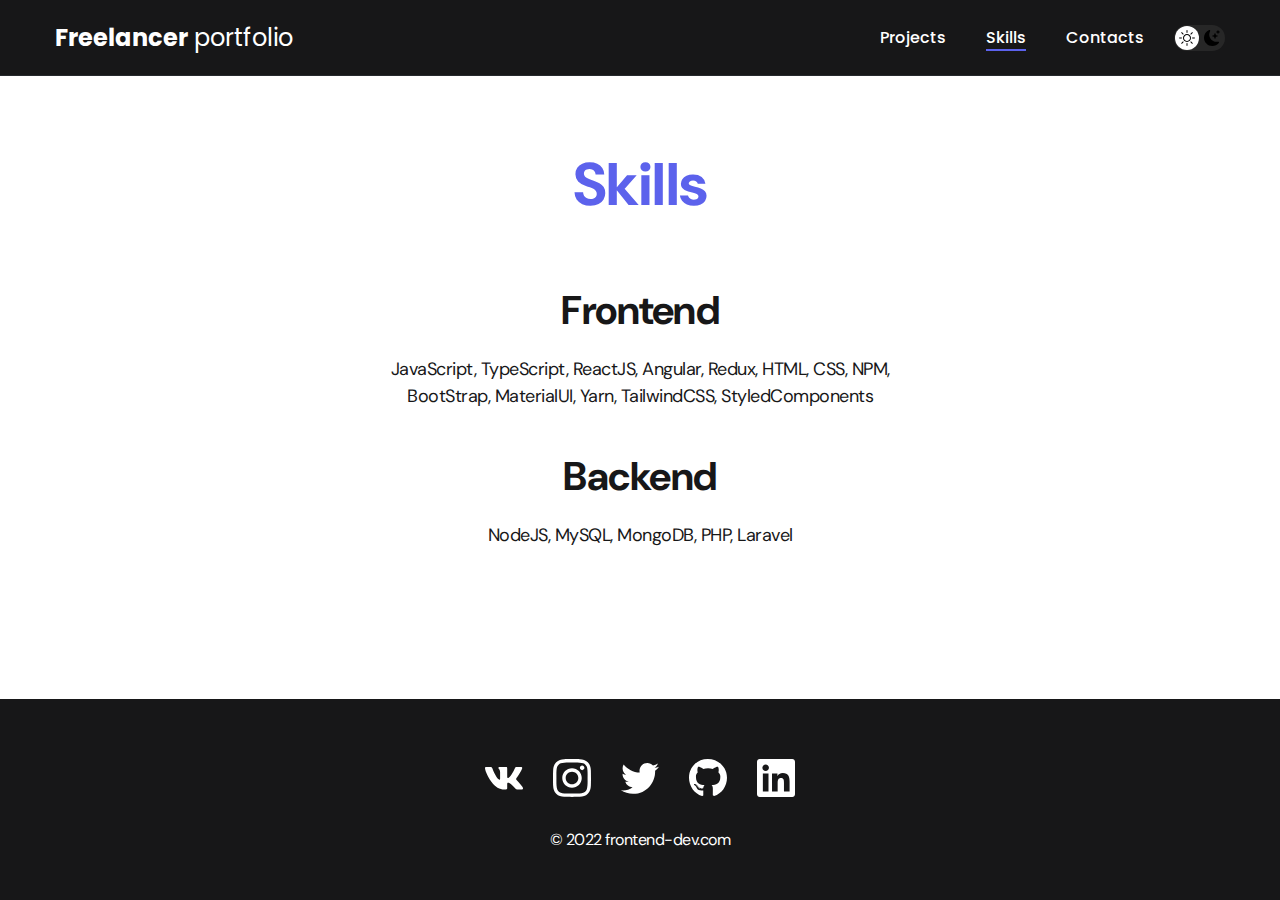
<file: skills.html>
<!DOCTYPE html>
<html lang="en">
  <head>
    <meta charset="UTF-8" />
    <meta http-equiv="X-UA-Compatible" content="IE=edge" />
    <meta name="viewport" content="width=device-width, initial-scale=1.0" />
    <title>Freelancer portfolio</title>
    <link rel="stylesheet" href="./css/main.css" />
  </head>
  <body>
    <nav class="nav">
      <div class="container">
        <div class="nav-row">
          <a class="logo" href="./index.html">
            <strong>Freelancer</strong> portfolio
          </a>

          <button class="dark-mode-btn">
            <img
              class="dark-mode-btn__icon"
              src="./img/icons/sun.svg"
              alt="Light mode"
            />
            <img
              class="dark-mode-btn__icon"
              src="./img/icons/moon.svg"
              alt="Dark mode"
            />
          </button>
          <ul class="nav-list">
            <li class="nav-list__item">
              <a href="./index.html" class="nav-list__link">Projects </a>
            </li>
            <li class="nav-list__item">
              <a
                href="./skills.html"
                class="nav-list__link nav-list__link--active"
                >Skills
              </a>
            </li>
            <li class="nav-list__item">
              <a href="./contacts.html" class="nav-list__link">Contacts</a>
            </li>
          </ul>
        </div>
      </div>
    </nav>

    <main class="section">
      <div class="container">
        <h1 class="section-title">Skills</h1>
        <ul class="content-list">
          <li class="content-list__item">
            <h2 class="content-title">Frontend</h2>
            <p>
              JavaScript, TypeScript, ReactJS, Angular, Redux, HTML, CSS, NPM,
              BootStrap, MaterialUI, Yarn, TailwindCSS, StyledComponents
            </p>
          </li>
          <li class="content-list__item">
            <h2 class="content-title">Backend</h2>
            <p>NodeJS, MySQL, MongoDB, PHP, Laravel</p>
          </li>
        </ul>
      </div>
    </main>
    <footer class="footer">
      <div class="container">
        <div class="footer__wrapper">
          <ul class="social">
            <li class="social__item">
              <a href="#!">
                <img
                  class="img-svg social__item-img"
                  src="./img/icons/vk.svg"
                  alt="Link"
                />
              </a>
            </li>
            <li class="social__item">
              <a href="#!">
                <img
                  class="img-svg social__item-img"
                  src="./img/icons/instagram.svg"
                  alt="Link"
                />
              </a>
            </li>
            <li class="social__item">
              <a href="#!">
                <img
                  class="img-svg social__item-img"
                  src="./img/icons/twitter.svg"
                  alt="Link"
                />
              </a>
            </li>
            <li class="social__item">
              <a href="#!">
                <img
                  class="img-svg social__item-img"
                  src="./img/icons/gitHub.svg"
                  alt="Link"
                />
              </a>
            </li>
            <li class="img-svg social__item">
              <a href="#!">
                <img
                  class="img-svg social__item-img"
                  src="./img/icons/linkedIn.svg"
                  alt="Link"
                />
              </a>
            </li>
          </ul>
          <div class="copyright">
            <p>&copy; 2022 frontend-dev.com</p>
          </div>
        </div>
      </div>
    </footer>

    <script src="https://code.jquery.com/jquery-3.6.3.min.js"></script>
    <script src="./js/main.js"></script>
  </body>
</html>
</file>
<file: css/main.css>
@import "./reset.css";
@import url("https://fonts.googleapis.com/css2?family=DM+Sans:wght@400;500;700&family=Poppins:wght@400;500;700&display=swap");

:root {
  --blackpure: #000000;
  --black: #171718;
  --black-border: #26292d;
  --white: #ffffff;
  --purple: #5c62ec;
  --green: rgb(6, 80, 6);

  --text-color: var(--black);

  --dark-bg: var(--black);
  --dark-border: var(--black-border);
  --header-text: var(--white);
  --accent: var(--purple);

  /* Light mode */
  --page-bg: var(--white);
  --text-color: var(--black);

  --section-title: var(--accent);

  --project-card-bg: var(--white);
  --project-card-text: var(--black);
  --box-shadow: 0px 5px 35px rgba(0, 0, 0, 0.25);
}

.dark {
  /* Dark mode */
  --page-bg: #252526;
  --text-color: var(--white);

  --section-title: var(--white);

  --project-card-bg: var(--black);
  --project-card-text: var(--white);
  --box-shadow: 0px 5px 35px rgba(0, 0, 0, 0.8);
}

html {
  scroll-behavior: smooth;
}

html,
body {
  display: flex;
  flex-direction: column;
  min-height: 100vh;

  font-family: "DM Sans", sans-serif;
  letter-spacing: -0.5px;

  /* Light mode */
  background-color: var(--page-bg);
  color: var(--text-color);
}

/* General */

.container {
  margin: 0 auto;
  padding: 0 15px;
  max-width: 1200px;
}

.none {
  display: none !important;
}

.section {
  padding: 70px 0;
}

.section-title {
  margin-bottom: 60px;
  font-size: 60px;
  font-weight: 700;
  line-height: 1.3;
  color: var(--section-title);
  text-align: center;
}
.content-title {
  margin-bottom: 20px;

  font-size: 40px;
  font-weight: 700;
  line-height: 1.3;
}

.nav {
  padding: 20px 0;
  border-bottom: 1px solid var(--dark-border);
  background-color: var(--dark-bg);
  color: var(--header-text);
  letter-spacing: normal;
}

.nav-row {
  display: flex;
  justify-content: flex-end;
  align-items: center;
  column-gap: 30px;
  row-gap: 20px;
  flex-wrap: wrap;
}

.logo {
  margin-right: auto;
  color: var(--header-text);
  font-size: 24px;
  font-family: "Poppins", sans-serif;
  transition: color 0.2s ease-in;
}

.logo:hover {
  color: var(--green);
}

.logo strong {
  font-weight: 700;
}

.nav-list {
  display: flex;
  flex-wrap: wrap;
  row-gap: 10px;
  align-items: center;
  column-gap: 40px;
  font-size: 16px;
  font-weight: 500;
  font-family: "Poppins", sans-serif;
}

.nav-list__link {
  color: var(--header-text);
  transition: opacity 0.2s ease-in;
}

.nav-list__link:hover {
  color: var(--purple);
  opacity: 0.8;
}

.nav-list__link--active {
  position: relative;
}

.nav-list__link--active::before {
  content: "";

  position: absolute;
  left: 0;
  top: 100%;

  display: block;
  height: 2px;
  width: 100%;
  background-color: var(--accent);
}

/* Dark mode btn */
.dark-mode-btn {
  order: 9;

  position: relative;
  display: flex;
  justify-content: space-between;

  width: 51px;
  height: 26px;
  padding: 5px;

  border-radius: 50px;
  background-color: #272727;
}

.dark-mode-btn::before {
  content: "";

  position: absolute;
  top: 1px;
  left: 1px;

  display: block;
  width: 24px;
  height: 24px;

  border-radius: 50%;
  background-color: var(--white);

  transition: left 0.2s ease-in;
}

.dark-mode-btn--active::before {
  left: 26px;
}

.dark-mode-btn__icon {
  position: relative;
  z-index: 9;
}

/* Header */
.header {
  position: relative;
  padding: 40px 0;
  min-height: 695px;

  display: flex;
  justify-content: center;
  align-items: center;

  background-color: var(--dark-bg);
  background-image: url("./../img/header-bg.png");
  background-repeat: no-repeat;
  background-size: auto;
  background-position: center center;

  color: var(--header-text);
  text-align: center;
}

.header__wrapper {
  padding: 0 15px;
  max-width: 660px;
}

.header__title {
  margin-bottom: 20px;
  font-size: 40px;
  font-weight: 700;
  line-height: 1.4;
}

.header__title strong {
  font-size: 60px;
  font-weight: 700;
}

.header__title em {
  font-style: normal;
  color: var(--accent);
}

.header__text {
  margin-bottom: 40px;
  font-size: 18px;
  line-height: 1.333;
}

.header__text p + p {
  margin-top: 0.5em;
}

.header__arrows {
  position: absolute;
  bottom: 50px;
  left: 50%;
  transform: translateX(-50%);
}

/* Btn */

.btn {
  display: inline-block;
  height: 48px;
  padding: 12px 28px;

  border-radius: 5px;
  background-color: var(--accent);
  color: var(--white);
  letter-spacing: 0.15px;
  font-size: 16px;
  font-weight: 500;

  transition: opacity 0.2s ease-in;
}

.btn:hover {
  opacity: 0.8;
}

.btn:active {
  position: relative;
  top: 1px;
}

.btn-outline {
  display: flex;
  column-gap: 10px;
  align-items: center;

  height: 48px;
  padding: 12px 20px;

  border-radius: 5px;
  border: 1px solid var(--blackpure);
  background-color: var(--white);
  color: var(--blackpure);

  transition: opacity 0.2s ease-in;
}

.btn-outline:hover {
  opacity: 0.8;
}

.btn-outline:active {
  position: relative;
  top: 1px;
}

/* Projects  */

.projects {
  display: flex;
  justify-content: center;
  flex-wrap: wrap;
  column-gap: 30px;
  row-gap: 30px;
}

.project {
  max-width: 370px;
  background-color: var(--project-card-bg);
  box-shadow: var(--box-shadow);
  border-radius: 10px;
}

.project__img {
  border-radius: 10px;
}

.project__title {
  padding: 15px 20px 25px;
  font-weight: 700;
  font-size: 24px;
  line-height: 1.3;
  color: var(--project-card-text);
}

/* Project details */

.project-details {
  margin: 0 auto;
  max-width: 865px;

  display: flex;
  flex-direction: column;
  align-items: center;

  text-align: center;
}

.project-details__cover {
  max-width: 100%;
  margin-bottom: 40px;

  box-shadow: 0px 5px 35px rgba(0, 0, 0, 0.25);
  border-radius: 10px;
}

.project-details__desc {
  margin-bottom: 30px;

  font-weight: 700;
  font-size: 24px;
  line-height: 1.3;
}

/* Content list */

.content-list {
  margin: 0 auto;
  max-width: 570px;
  display: flex;
  flex-direction: column;
  align-items: center;
  row-gap: 40px;
  text-align: center;
}

.content-list a {
  color: var(--accent);
}

.content-list__item {
  font-size: 18px;
  line-height: 1.5;
}

.content-list__item p + p {
  margin-top: 0.5em;
}

/* Footer */

.footer {
  margin-top: auto;
  padding: 60px 0 50px;
  background-color: var(--dark-bg);
  color: var(--header-text);
}

.footer__wrapper {
  display: flex;
  flex-direction: column;
  align-items: center;
  row-gap: 27px;
}

.social {
  display: flex;
  column-gap: 30px;
  align-items: center;
}

.img-svg path {
  transition: fill 0.01s ease-in;
}

.img-svg path:hover {
  fill: var(--green);
}
.copyright {
  font-size: 16px;
}

.copyright p + p {
  margin-top: 0.5em;
}

@media (max-width: 620px) {
  /* Header  */

  .header {
    min-height: unset;
  }

  .header__title {
    font-size: 30px;
  }

  .header__title strong {
    font-size: 40px;
  }

  /* Nav */

  .nav-row {
    justify-content: space-between;
  }

  .dark-mode-btn {
    order: 0;
  }

  /* General */

  .section {
    padding: 40px 0;
  }
  .section-title {
    margin-bottom: 30px;
    font-size: 40px;
  }

  .content-title {
    margin-bottom: 10px;
    font-size: 30px;
  }

  /* Projects */

  .project__title {
    font-size: 22px;
  }

  /* Project page */

  .project-details__desc {
    margin-bottom: 20px;
    font-size: 22px;
  }

  /* Content List */

  .content-list {
    row-gap: 20px;
  }

  .content-list__item {
    font-size: 16px;
  }

  /* Footer */

  .footer {
    padding: 40px 0 30px;
  }

  .footer__wrapper {
    row-gap: 20px;
  }

  /* Social */

  .social {
    column-gap: 20px;
  }

  .social__item {
    width: 28px;
  }
}
</file>
